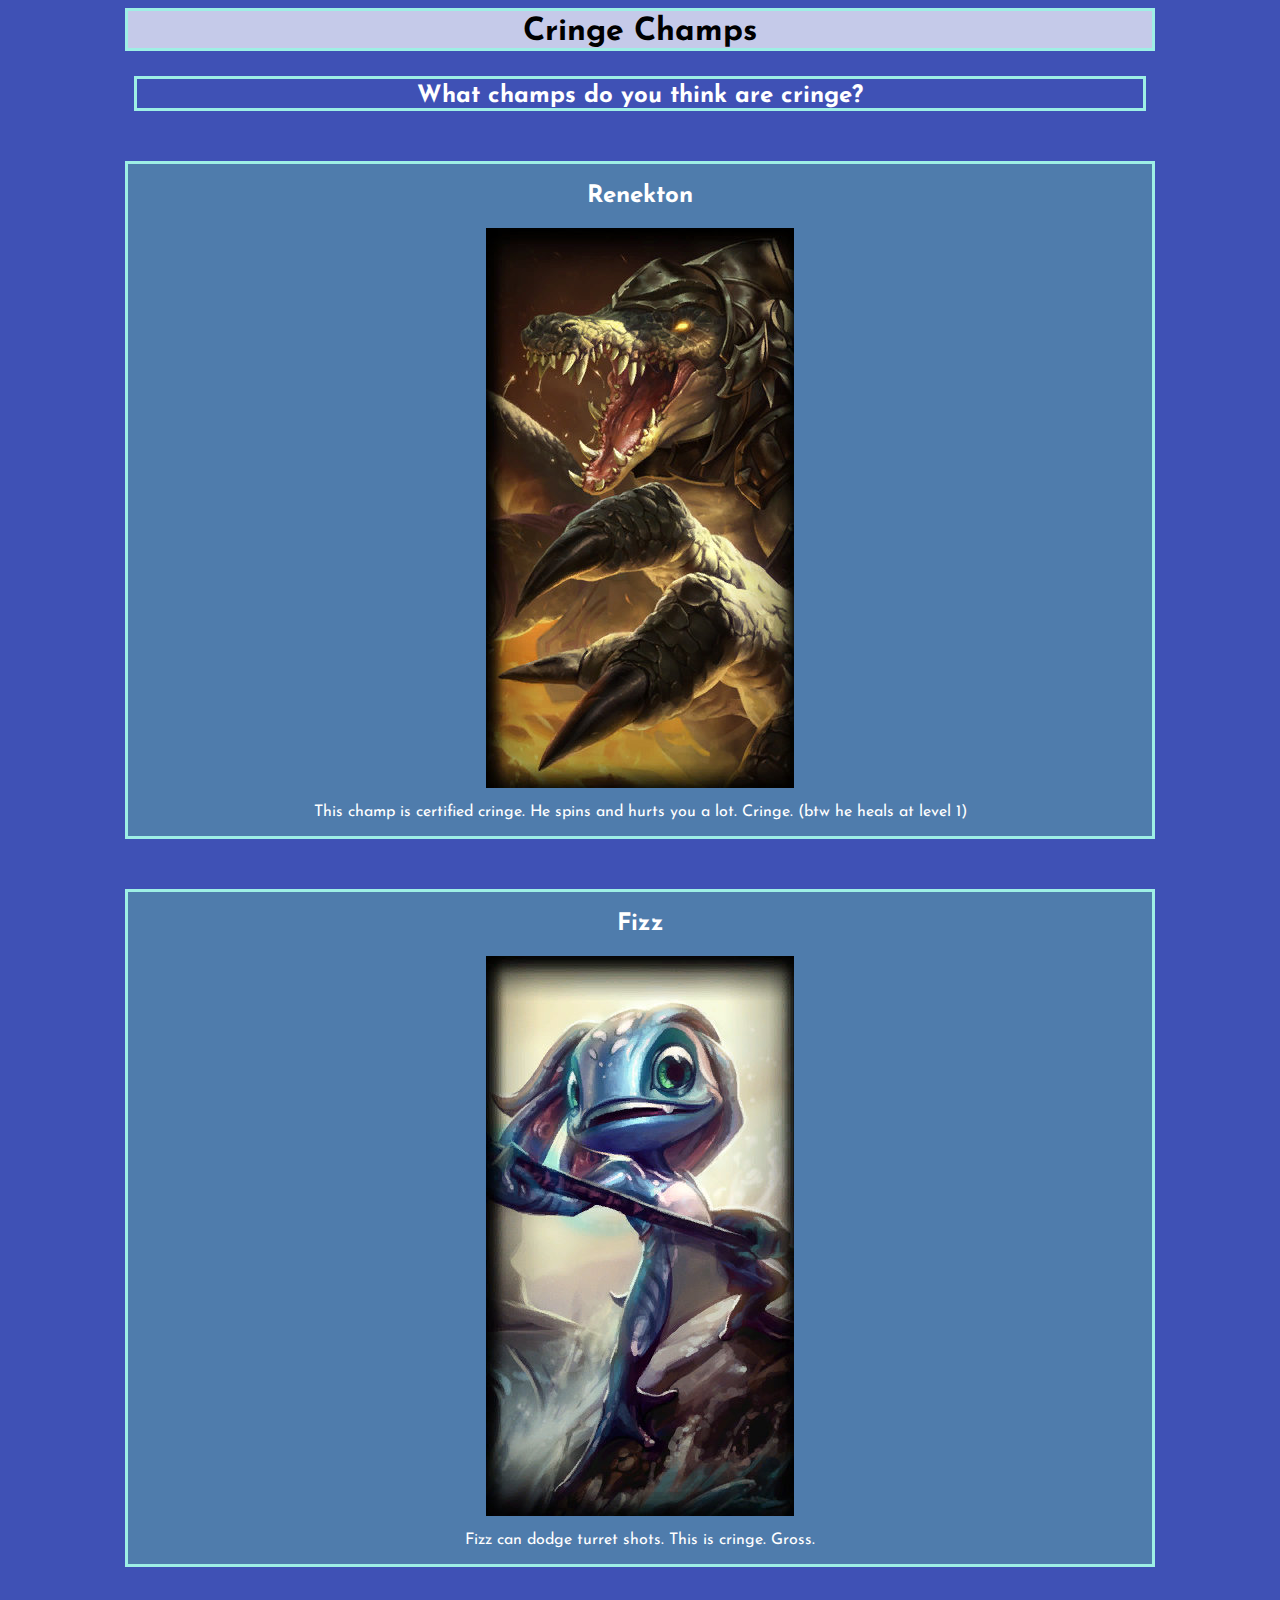
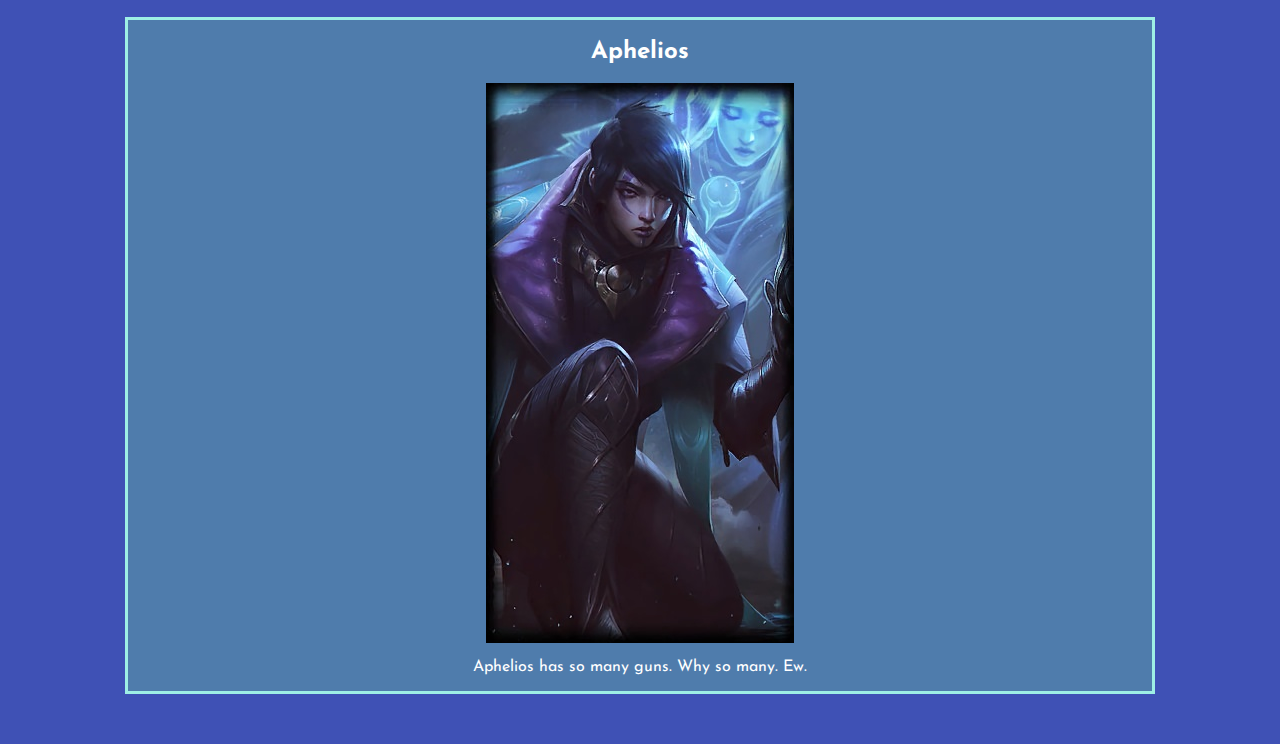
<file: Index.html>
<html lang="en">
<head>
    <meta charset="UTF-8">
    <meta http-equiv="X-UA-Compatible" content="IE=edge">
    <meta name="viewport" content="width=device-width, initial-scale=1.0">
    <title>Blog</title>
    <link rel="stylesheet" href="Style.CSS">
    <link rel="preconnect" href="https://fonts.googleapis.com">
<link rel="preconnect" href="https://fonts.gstatic.com" crossorigin>
<link href="https://fonts.googleapis.com/css2?family=Josefin+Sans:ital,wght@1,300&display=swap" rel="stylesheet">
</head>
<body>
 <h1 class="Title">Cringe Champs</h1>
 <h2 class="header">What champs do you think are cringe?</h2>
 
<div class="Post">
    <h2>Renekton</h2>
        <a href="https://www.youtube.com/watch?v=VjzgbZL12VI"><img src="Pictures/Renekton.jpg" alt="Renekton"></a>
            <p>This champ is certified cringe. He spins and hurts you a lot. Cringe. (btw he heals at level 1)</p> 
</div>
<div class="Post">
 <h2>Fizz</h2>
     <a href="https://www.youtube.com/watch?v=VjzgbZL12VI"><img src="Pictures/Fizz.jpg" alt="Fizz"></a>
            <p>Fizz can dodge turret shots. This is cringe. Gross.</p>
</div>

<div class="Post">
    <h2>Aphelios</h2>
        <a href="https://www.youtube.com/watch?v=VjzgbZL12VI"><img src="Pictures/Aphelios.jpg" alt="Aphelios"></a>
                <p>Aphelios has so many guns. Why so many. Ew.</p>
</div>
<!--Div and span are fundamentally the same thing while span is an inline element and div is a block level element-->
</body>
</html>
</file>
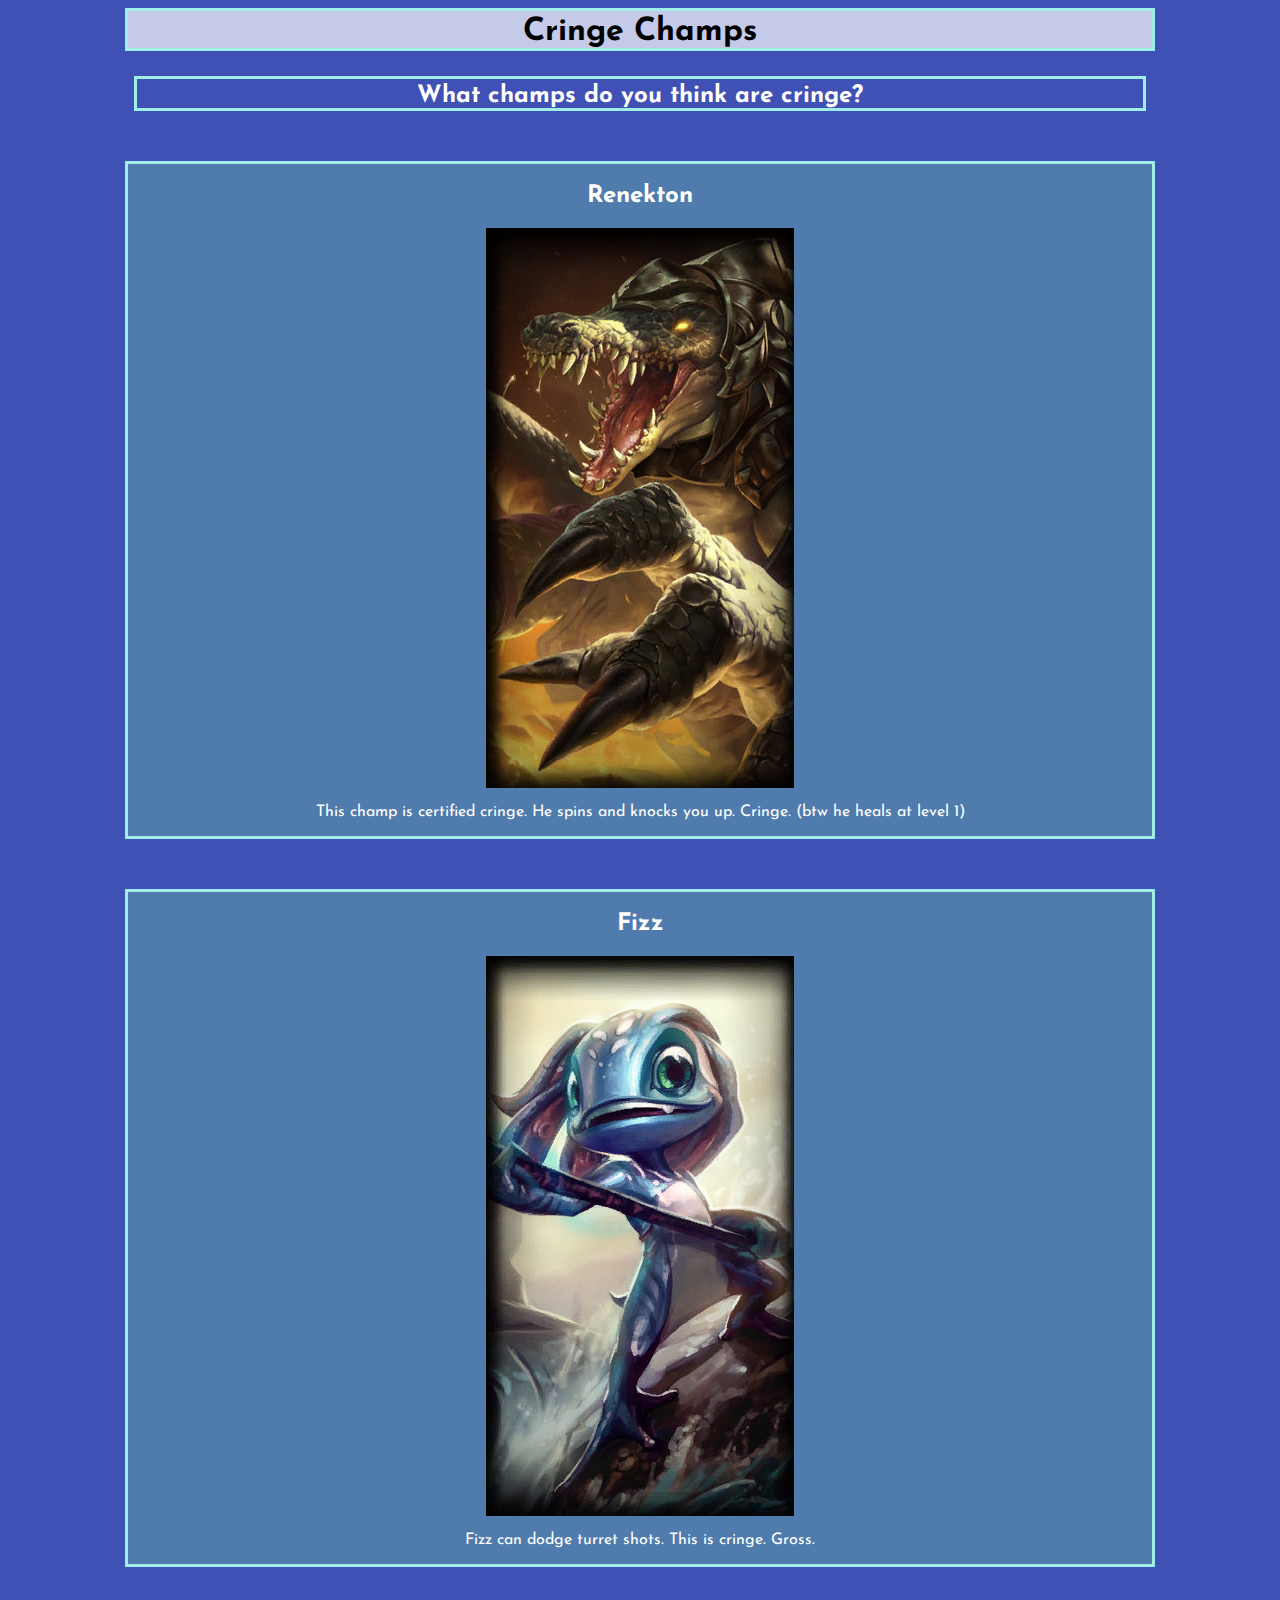
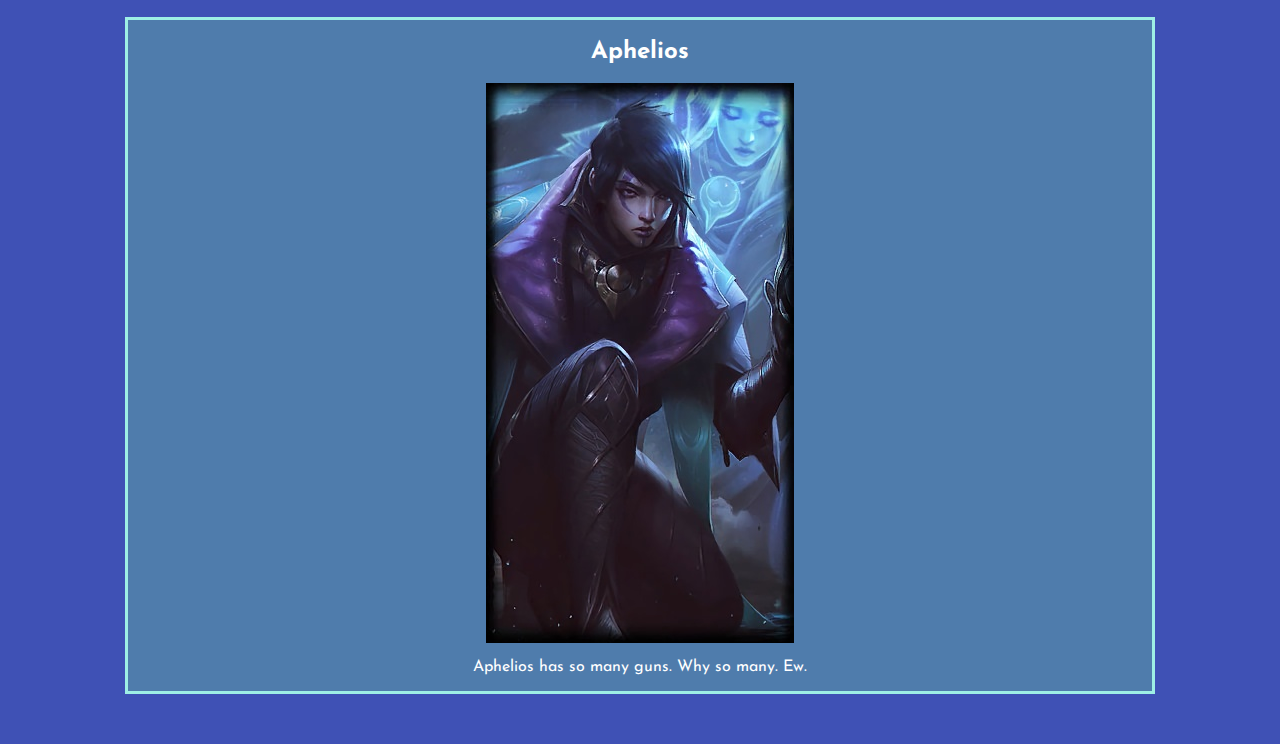
<file: Blog.html>
<html lang="en">
<head>
    <meta charset="UTF-8">
    <meta http-equiv="X-UA-Compatible" content="IE=edge">
    <meta name="viewport" content="width=device-width, initial-scale=1.0">
    <title>Blog</title>
    <link rel="stylesheet" href="Style.CSS">
    <link rel="preconnect" href="https://fonts.googleapis.com">
<link rel="preconnect" href="https://fonts.gstatic.com" crossorigin>
<link href="https://fonts.googleapis.com/css2?family=Josefin+Sans:ital,wght@1,300&display=swap" rel="stylesheet">
</head>
<body>
 <h1 class="Title">Cringe Champs</h1>
 <h2 class="header">What champs do you think are cringe?</h2>
 
<div class="Post">
    <h2>Renekton</h2>
        <a href="https://www.youtube.com/watch?v=VjzgbZL12VI"><img src="Pictures/Renekton.jpg" alt="Renekton"></a>
            <p>This champ is certified cringe. He spins and knocks you up. Cringe. (btw he heals at level 1)</p> 
</div>
<div class="Post">
 <h2>Fizz</h2>
     <a href="https://www.youtube.com/watch?v=VjzgbZL12VI"><img src="Pictures/Fizz.jpg" alt="Fizz"></a>
            <p>Fizz can dodge turret shots. This is cringe. Gross.</p>
</div>

<div class="Post">
    <h2>Aphelios</h2>
        <a href="https://www.youtube.com/watch?v=VjzgbZL12VI"><img src="Pictures/Aphelios.jpg" alt="Aphelios"></a>
                <p>Aphelios has so many guns. Why so many. Ew.</p>
</div>
<!--Div and span are fundamentally the same thing while span is an inline element and div is a block level element-->
</body>
</html>
</file>
<file: Style.CSS>
body {
  font-family: "Josefin Sans", sans-serif;
  background-color: #3f51b5;
}
.Title {
  text-align: center;
  margin: auto;
  width: 80vw;
  padding-top: 5px;
  border: solid #9eefe5;
  background-color: #c5cae9;
}
.Header {
  text-align: center;
  margin: 25px 10%;
  padding-top: 5px;
  border: solid #9eefe5;
  color: #ffffff;
}

.Post {
  text-align: center;
  margin: 50px auto;
  width: 80vw;
  color: #ffffff;
  border: solid #9eefe5;
  background-color: #4f7cac;
}
img {
  transition: transform 0.3s;
}
img:hover {
  transform: scale(1.03);
}
</file>
